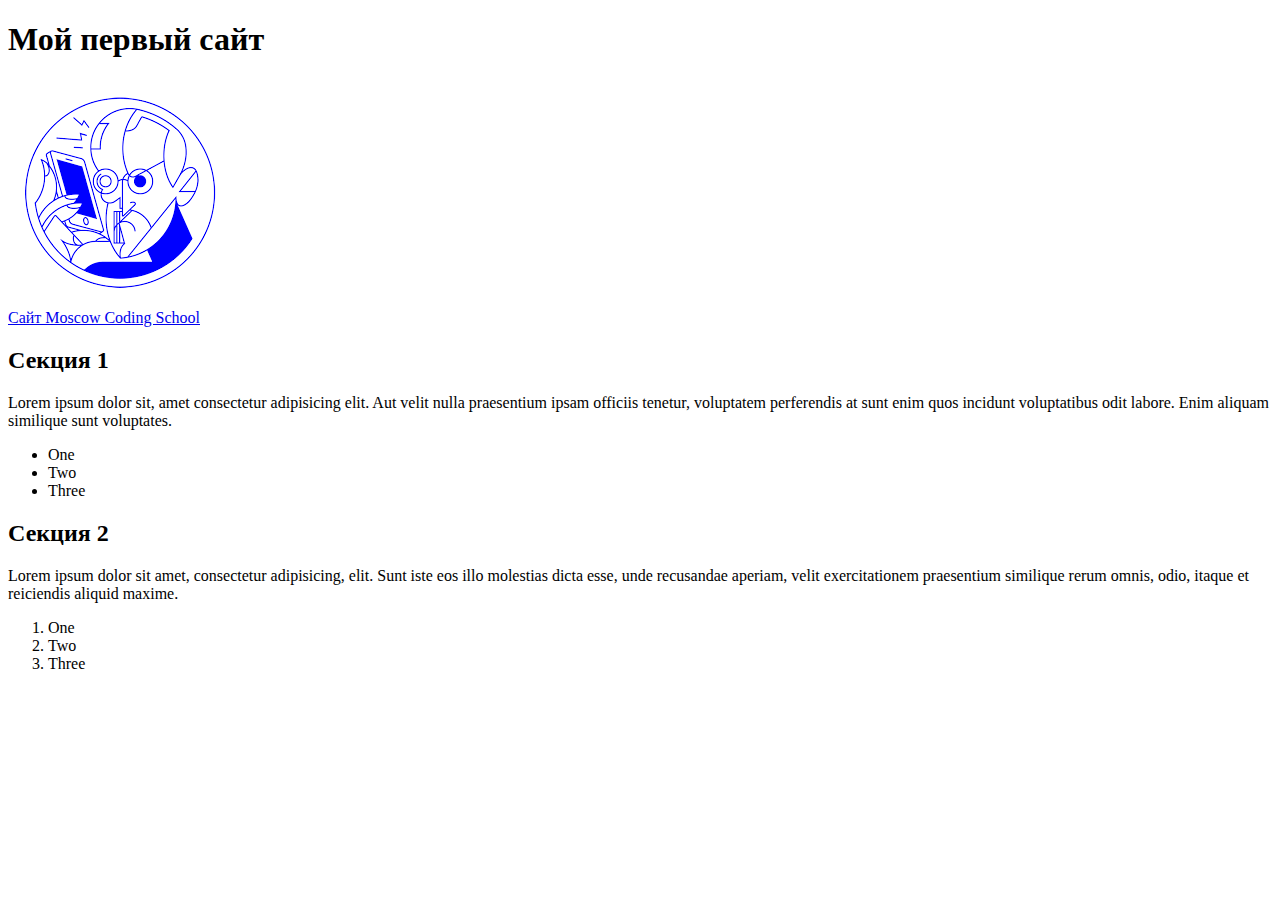
<file: 01_functional_tags/index.html>
<!DOCTYPE html>
<html lang="ru">
<head>
	<title>Functional tags</title>
	<meta charset="UTF-8">
	<meta description="boilerplate code">
	<meta keywords="boilerplate, test">
</head>
<body>
	<div>
		<header>
			<h1>Мой первый сайт</h1>
			<div>
				<img src="img/logo.jpg" alt="logo">
			</div>
			<nav>
				<a href="http://moscoding.ru" target="_blank">Сайт Moscow Coding School</a>
			</nav>
		</header>
		<main>
			<section></section>
				<h2>Секция 1</h2>
				<p>Lorem ipsum dolor sit, amet consectetur adipisicing elit. Aut velit nulla praesentium ipsam officiis tenetur, voluptatem perferendis at sunt enim quos incidunt voluptatibus odit labore. Enim aliquam similique sunt voluptates.</p>
				<ul>
					<li>One</li>
					<li>Two</li>
					<li>Three</li>
				</ul>
			<section></section>
				<h2>Секция 2</h2>
				<p>Lorem ipsum dolor sit amet, consectetur adipisicing, elit. Sunt iste eos illo molestias dicta esse, unde recusandae aperiam, velit exercitationem praesentium similique rerum omnis, odio, itaque et reiciendis aliquid maxime.</p>
				<ol>
					<li>One</li>
					<li>Two</li>
					<li>Three</li>
				</ol>
		</main>
		<footer>
			<div></div>
		</footer>
	</div>
</body>
</html>
</file>
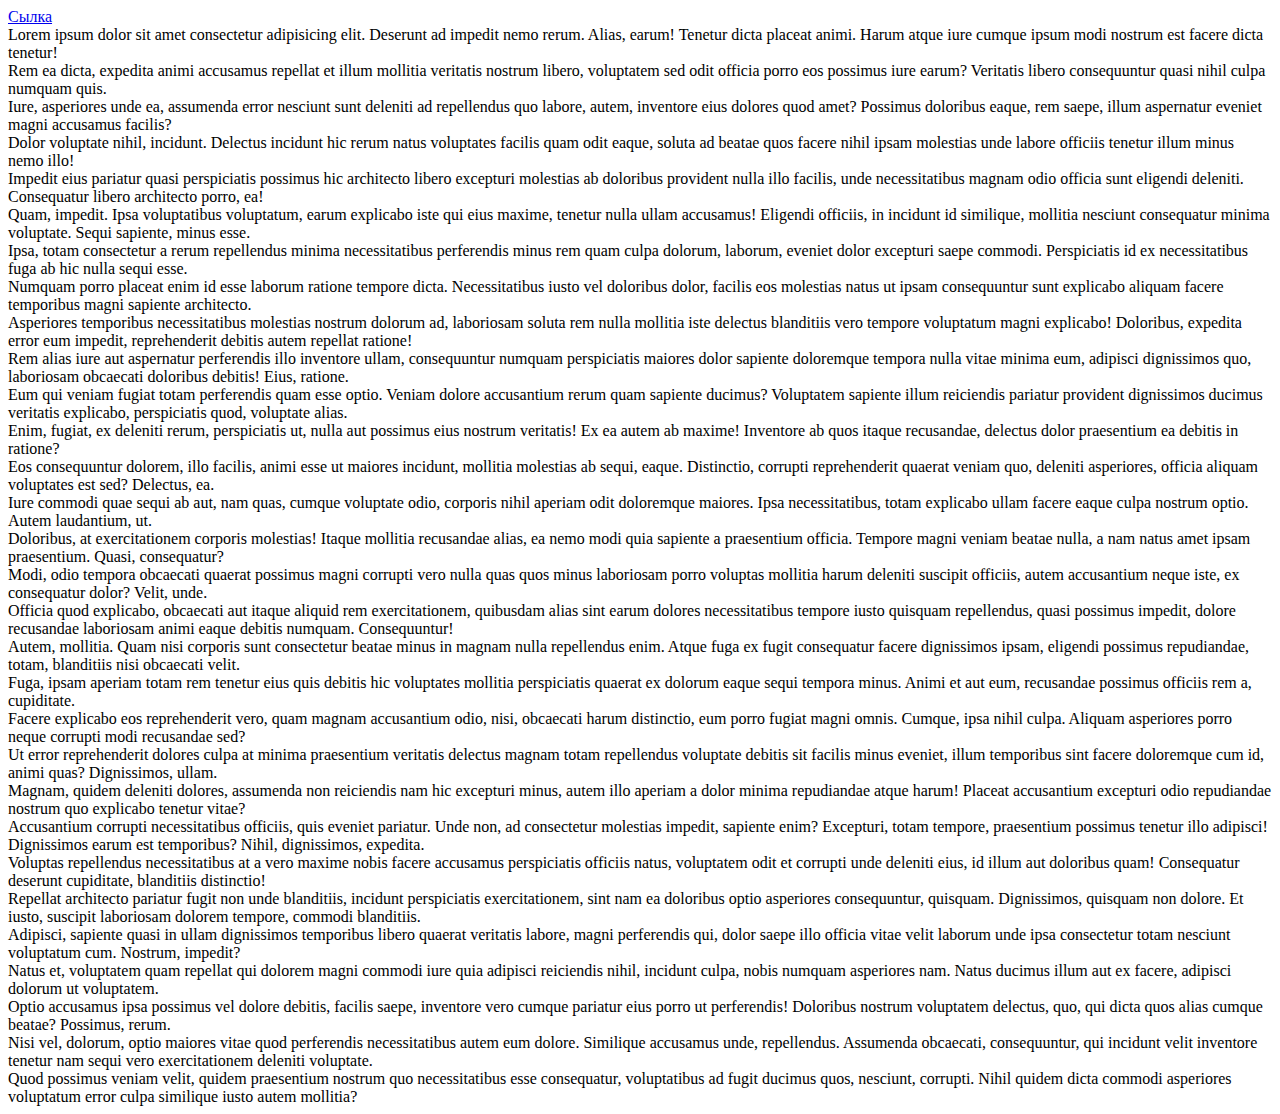
<file: 02_classes_ids/index.html>
<!DOCTYPE html>
<html lang="ru">
<head>
	<title>Boilerplate</title>
	<meta charset="UTF-8">
	<meta description="boilerplate code">
	<meta keywords="boilerplate, test">
</head>
<body>
	<div>
		<a href="#linked">Сылка</a>
		<div class="red">Lorem ipsum dolor sit amet consectetur adipisicing elit. Deserunt ad impedit nemo rerum. Alias, earum! Tenetur dicta placeat animi. Harum atque iure cumque ipsum modi nostrum est facere dicta tenetur!</div>
		<div>Rem ea dicta, expedita animi accusamus repellat et illum mollitia veritatis nostrum libero, voluptatem sed odit officia porro eos possimus iure earum? Veritatis libero consequuntur quasi nihil culpa numquam quis.</div>
		<div>Iure, asperiores unde ea, assumenda error nesciunt sunt deleniti ad repellendus quo labore, autem, inventore eius dolores quod amet? Possimus doloribus eaque, rem saepe, illum aspernatur eveniet magni accusamus facilis?</div>
		<div class="red">Dolor voluptate nihil, incidunt. Delectus incidunt hic rerum natus voluptates facilis quam odit eaque, soluta ad beatae quos facere nihil ipsam molestias unde labore officiis tenetur illum minus nemo illo!</div>
		<div>Impedit eius pariatur quasi perspiciatis possimus hic architecto libero excepturi molestias ab doloribus provident nulla illo facilis, unde necessitatibus magnam odio officia sunt eligendi deleniti. Consequatur libero architecto porro, ea!</div>
		<div>Quam, impedit. Ipsa voluptatibus voluptatum, earum explicabo iste qui eius maxime, tenetur nulla ullam accusamus! Eligendi officiis, in incidunt id similique, mollitia nesciunt consequatur minima voluptate. Sequi sapiente, minus esse.</div>
		<div>Ipsa, totam consectetur a rerum repellendus minima necessitatibus perferendis minus rem quam culpa dolorum, laborum, eveniet dolor excepturi saepe commodi. Perspiciatis id ex necessitatibus fuga ab hic nulla sequi esse.</div>
		<div>Numquam porro placeat enim id esse laborum ratione tempore dicta. Necessitatibus iusto vel doloribus dolor, facilis eos molestias natus ut ipsam consequuntur sunt explicabo aliquam facere temporibus magni sapiente architecto.</div>
		<div>Asperiores temporibus necessitatibus molestias nostrum dolorum ad, laboriosam soluta rem nulla mollitia iste delectus blanditiis vero tempore voluptatum magni explicabo! Doloribus, expedita error eum impedit, reprehenderit debitis autem repellat ratione!</div>
		<div>Rem alias iure aut aspernatur perferendis illo inventore ullam, consequuntur numquam perspiciatis maiores dolor sapiente doloremque tempora nulla vitae minima eum, adipisci dignissimos quo, laboriosam obcaecati doloribus debitis! Eius, ratione.</div>
		<div id="linked">Eum qui veniam fugiat totam perferendis quam esse optio. Veniam dolore accusantium rerum quam sapiente ducimus? Voluptatem sapiente illum reiciendis pariatur provident dignissimos ducimus veritatis explicabo, perspiciatis quod, voluptate alias.</div>
		<div>Enim, fugiat, ex deleniti rerum, perspiciatis ut, nulla aut possimus eius nostrum veritatis! Ex ea autem ab maxime! Inventore ab quos itaque recusandae, delectus dolor praesentium ea debitis in ratione?</div>
		<div>Eos consequuntur dolorem, illo facilis, animi esse ut maiores incidunt, mollitia molestias ab sequi, eaque. Distinctio, corrupti reprehenderit quaerat veniam quo, deleniti asperiores, officia aliquam voluptates est sed? Delectus, ea.</div>
		<div>Iure commodi quae sequi ab aut, nam quas, cumque voluptate odio, corporis nihil aperiam odit doloremque maiores. Ipsa necessitatibus, totam explicabo ullam facere eaque culpa nostrum optio. Autem laudantium, ut.</div>
		<div>Doloribus, at exercitationem corporis molestias! Itaque mollitia recusandae alias, ea nemo modi quia sapiente a praesentium officia. Tempore magni veniam beatae nulla, a nam natus amet ipsam praesentium. Quasi, consequatur?</div>
		<div>Modi, odio tempora obcaecati quaerat possimus magni corrupti vero nulla quas quos minus laboriosam porro voluptas mollitia harum deleniti suscipit officiis, autem accusantium neque iste, ex consequatur dolor? Velit, unde.</div>
		<div>Officia quod explicabo, obcaecati aut itaque aliquid rem exercitationem, quibusdam alias sint earum dolores necessitatibus tempore iusto quisquam repellendus, quasi possimus impedit, dolore recusandae laboriosam animi eaque debitis numquam. Consequuntur!</div>
		<div>Autem, mollitia. Quam nisi corporis sunt consectetur beatae minus in magnam nulla repellendus enim. Atque fuga ex fugit consequatur facere dignissimos ipsam, eligendi possimus repudiandae, totam, blanditiis nisi obcaecati velit.</div>
		<div>Fuga, ipsam aperiam totam rem tenetur eius quis debitis hic voluptates mollitia perspiciatis quaerat ex dolorum eaque sequi tempora minus. Animi et aut eum, recusandae possimus officiis rem a, cupiditate.</div>
		<div>Facere explicabo eos reprehenderit vero, quam magnam accusantium odio, nisi, obcaecati harum distinctio, eum porro fugiat magni omnis. Cumque, ipsa nihil culpa. Aliquam asperiores porro neque corrupti modi recusandae sed?</div>
		<div>Ut error reprehenderit dolores culpa at minima praesentium veritatis delectus magnam totam repellendus voluptate debitis sit facilis minus eveniet, illum temporibus sint facere doloremque cum id, animi quas? Dignissimos, ullam.</div>
		<div>Magnam, quidem deleniti dolores, assumenda non reiciendis nam hic excepturi minus, autem illo aperiam a dolor minima repudiandae atque harum! Placeat accusantium excepturi odio repudiandae nostrum quo explicabo tenetur vitae?</div>
		<div>Accusantium corrupti necessitatibus officiis, quis eveniet pariatur. Unde non, ad consectetur molestias impedit, sapiente enim? Excepturi, totam tempore, praesentium possimus tenetur illo adipisci! Dignissimos earum est temporibus? Nihil, dignissimos, expedita.</div>
		<div>Voluptas repellendus necessitatibus at a vero maxime nobis facere accusamus perspiciatis officiis natus, voluptatem odit et corrupti unde deleniti eius, id illum aut doloribus quam! Consequatur deserunt cupiditate, blanditiis distinctio!</div>
		<div>Repellat architecto pariatur fugit non unde blanditiis, incidunt perspiciatis exercitationem, sint nam ea doloribus optio asperiores consequuntur, quisquam. Dignissimos, quisquam non dolore. Et iusto, suscipit laboriosam dolorem tempore, commodi blanditiis.</div>
		<div>Adipisci, sapiente quasi in ullam dignissimos temporibus libero quaerat veritatis labore, magni perferendis qui, dolor saepe illo officia vitae velit laborum unde ipsa consectetur totam nesciunt voluptatum cum. Nostrum, impedit?</div>
		<div>Natus et, voluptatem quam repellat qui dolorem magni commodi iure quia adipisci reiciendis nihil, incidunt culpa, nobis numquam asperiores nam. Natus ducimus illum aut ex facere, adipisci dolorum ut voluptatem.</div>
		<div>Optio accusamus ipsa possimus vel dolore debitis, facilis saepe, inventore vero cumque pariatur eius porro ut perferendis! Doloribus nostrum voluptatem delectus, quo, qui dicta quos alias cumque beatae? Possimus, rerum.</div>
		<div>Nisi vel, dolorum, optio maiores vitae quod perferendis necessitatibus autem eum dolore. Similique accusamus unde, repellendus. Assumenda obcaecati, consequuntur, qui incidunt velit inventore tenetur nam sequi vero exercitationem deleniti voluptate.</div>
		<div>Quod possimus veniam velit, quidem praesentium nostrum quo necessitatibus esse consequatur, voluptatibus ad fugit ducimus quos, nesciunt, corrupti. Nihil quidem dicta commodi asperiores voluptatum error culpa similique iusto autem mollitia?</div>
	</div>
</body>
</html>
</file>
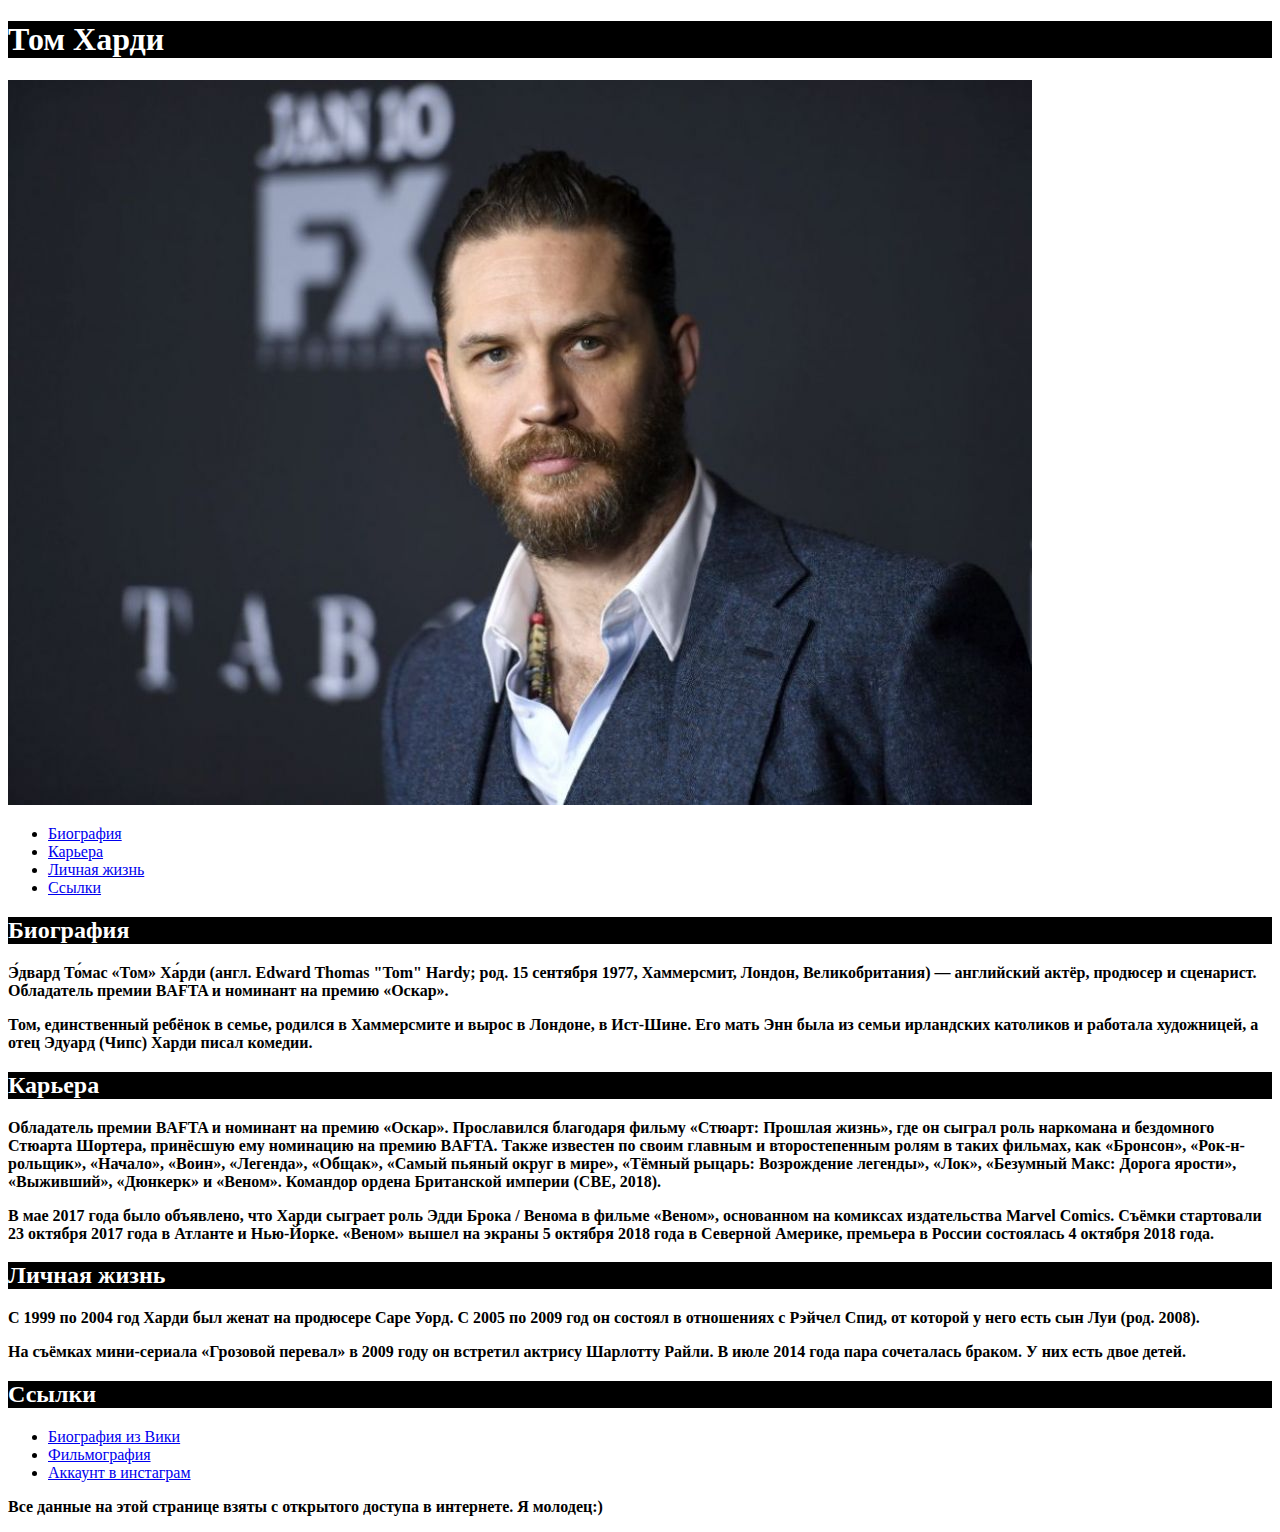
<file: artist/index.html>
<!DOCTYPE html>
<html lang="ru">
<head>
	<link rel="stylesheet" href="css/style.css">
	<title>Любимый артист</title>
	<meta charset="UTF-8">
	<meta description="Profile">
	<meta keywords="Profile">
</head>
<body>
	<div class="page">
		<header class="header">
			<div class="header-container">
				<h1>Том Харди</h1>
			</div>
		</header>
		<main class="content">
			<div class="content-container">
				<section class="image">
					<div class="image-container">
						<img src="img/artist.jpg" alt="">
					</div>
				</section>
				<nav class="menu">
					<ul class="menu-container">
						<li><a href="#bio">Биография</a></li>
						<li><a href="#career">Карьера</a></li>
						<li><a href="#life">Личная жизнь</a></li>
						<li><a href="#links">Ссылки</a></li>
					</ul>
				</nav>
				<section class="bio">
					<h2 class="sectionText" id="bio">Биография</h2>
					<p class="mainText"> <strong> Э́двард То́мас «Том» Ха́рди (англ. Edward Thomas "Tom" Hardy; род. 15 сентября 1977, Хаммерсмит, Лондон, Великобритания) — английский актёр, продюсер и сценарист. Обладатель премии BAFTA и номинант на премию «Оскар».</strong></p>
					<p><strong>Том, единственный ребёнок в семье, родился в Хаммерсмите и вырос в Лондоне, в Ист-Шине. Его мать Энн была из семьи ирландских католиков и работала художницей, а отец Эдуард (Чипс) Харди писал комедии.</strong></p>
				</section>
				<section class="career">
					<h2 class="sectionText" id="career">Карьера</h2>
					<p class="mainText"><strong>Обладатель премии BAFTA и номинант на премию «Оскар». Прославился благодаря фильму «Стюарт: Прошлая жизнь», где он сыграл роль наркомана и бездомного Стюарта Шортера, принёсшую ему номинацию на премию BAFTA. Также известен по своим главным и второстепенным ролям в таких фильмах, как «Бронсон», «Рок-н-рольщик», «Начало», «Воин», «Легенда», «Общак», «Самый пьяный округ в мире», «Тёмный рыцарь: Возрождение легенды», «Лок», «Безумный Макс: Дорога ярости», «Выживший», «Дюнкерк» и «Веном». Командор ордена Британской империи (CBE, 2018).</strong></p>
					<p><strong>В мае 2017 года было объявлено, что Харди сыграет роль Эдди Брока / Венома в фильме «Веном», основанном на комиксах издательства Marvel Comics. Съёмки стартовали 23 октября 2017 года в Атланте и Нью-Йорке. «Веном» вышел на экраны 5 октября 2018 года в Северной Америке, премьера в России состоялась 4 октября 2018 года.</strong></p>
				</section>
				<section class="life">
					<h2 class="sectionText" id="life">Личная жизнь</h2>
					<p class="mainText"><strong>С 1999 по 2004 год Харди был женат на продюсере Саре Уорд. С 2005 по 2009 год он состоял в отношениях с Рэйчел Спид, от которой у него есть сын Луи (род. 2008).</strong></p>
					<p><strong>На съёмках мини-сериала «Грозовой перевал» в 2009 году он встретил актрису Шарлотту Райли. В июле 2014 года пара сочеталась браком. У них есть двое детей.</strong></p>
				</section>
				<section class="links">
					<h2 class="sectionText" id="links">Ссылки</h2>
					<ul>
						<li><a href="https://ru.wikipedia.org/wiki/%D0%A5%D0%B0%D1%80%D0%B4%D0%B8,_%D0%A2%D0%BE%D0%BC" target="_blank">Биография из Вики</a></li>
						<li><a href="https://www.kinopoisk.ru/name/39984/" target="_blank">Фильмография</a></li>
						<li><a href="https://www.instagram.com/tomhardy/" target="_blank">Аккаунт в инстаграм</a></li>
					</ul>
				</section>
			</div>
		</main>
		<footer class="footer">
			<div class="footer-container">
				<p class="copyright"><strong>Все данные на этой странице взяты с открытого доступа в интернете. Я молодец:)</strong></p>
			</div>
		</footer>
	</div>
</body>
</html>
</file>
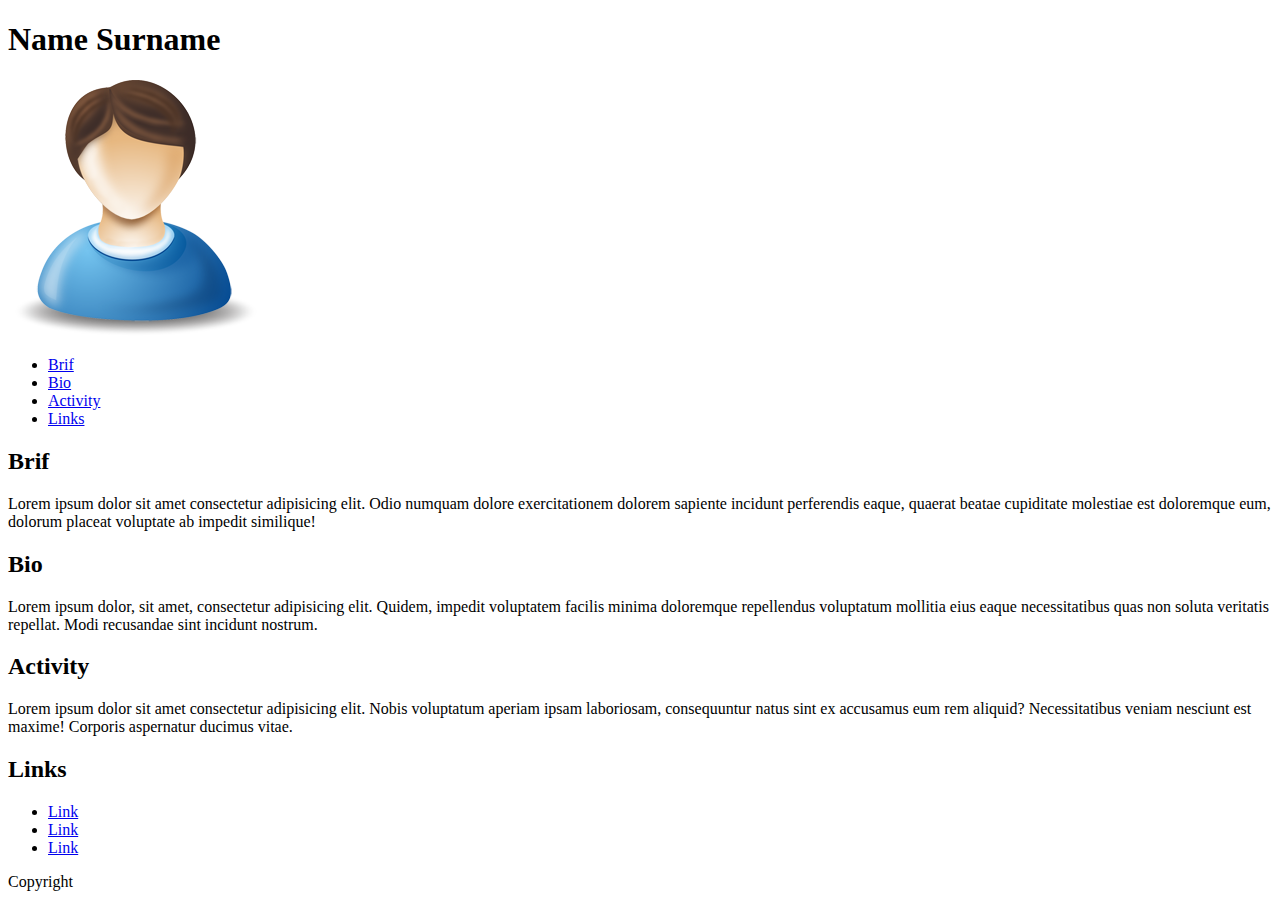
<file: boilerplate — копия/index.html>
<!DOCTYPE html>
<html lang="en">
<head>
	<title>Profile</title>
	<meta charset="UTF-8">
	<meta description="Profile">
	<meta keywords="Profile">
</head>
<body>
	<div class="page">
		<header class="header">
			<div class="header-container">
				<h1>Name Surname</h1>
			</div>
		</header>
		<main class="content">
			<div class="content-container">
				<section class="image">
					<div class="image-container">
						<img src="img/user.png" alt="">
					</div>
				</section>
				<nav class="menu">
					<ul class="menu-container">
						<li><a href="#brif">Brif</a></li>
						<li><a href="#bio">Bio</a></li>
						<li><a href="#activity">Activity</a></li>
						<li><a href="#links">Links</a></li>
					</ul>
				</nav>
				<section class="brif">
					<h2 class="sectionText" id="brif">Brif</h2>
					<p class="mainText">Lorem ipsum dolor sit amet consectetur adipisicing elit. Odio numquam dolore exercitationem dolorem sapiente incidunt perferendis eaque, quaerat beatae cupiditate molestiae est doloremque eum, dolorum placeat voluptate ab impedit similique!</p>
				</section>
				<section class="bio">
					<h2 class="sectionText" id="bio">Bio</h2>
					<p class="mainText">Lorem ipsum dolor, sit amet, consectetur adipisicing elit. Quidem, impedit voluptatem facilis minima doloremque repellendus voluptatum mollitia eius eaque necessitatibus quas non soluta veritatis repellat. Modi recusandae sint incidunt nostrum.</p>
				</section>
				<section class="activity">
					<h2 class="sectionText" id="activity">Activity</h2>
					<p class="mainText">Lorem ipsum dolor sit amet consectetur adipisicing elit. Nobis voluptatum aperiam ipsam laboriosam, consequuntur natus sint ex accusamus eum rem aliquid? Necessitatibus veniam nesciunt est maxime! Corporis aspernatur ducimus vitae.</p>
				</section>
				<section class="links">
					<h2 class="sectionText" id="links">Links</h2>
					<ul>
						<li><a href="#">Link</a></li>
						<li><a href="#">Link</a></li>
						<li><a href="#">Link</a></li>
					</ul>
				</section>
			</div>
		</main>
		<footer class="footer">
			<div class="footer-container">
				<p class="copyright">Copyright</p>
			</div>
		</footer>
	</div>
</body>
</html>
</file>
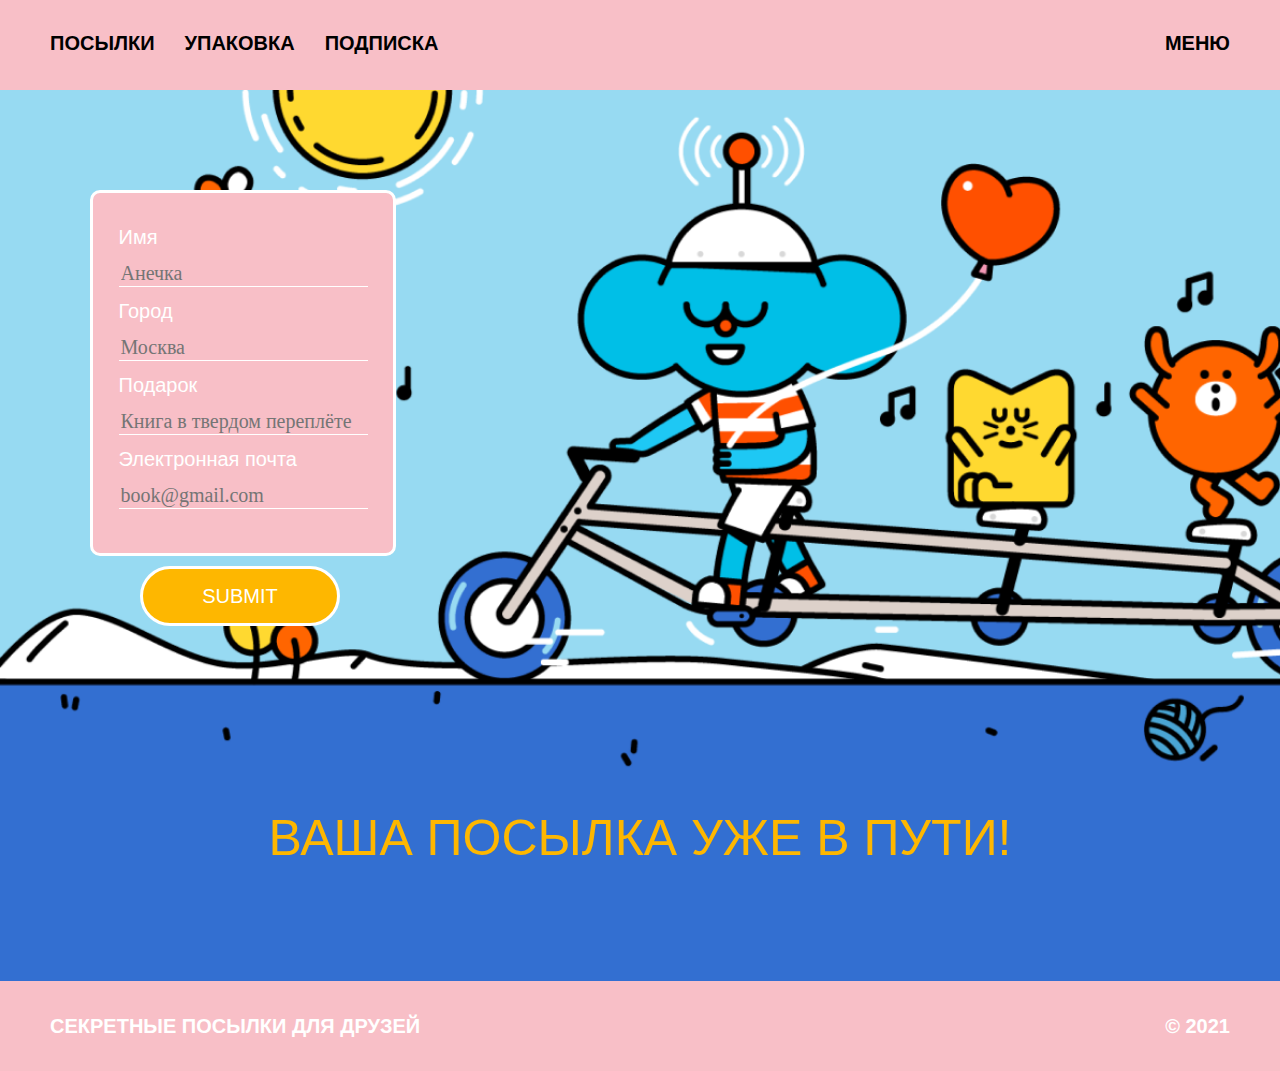
<file: practice_10/index.html>
<!DOCTYPE html>
<html lang="ru">
<head>
	<title>Boilerplate</title>
	<meta charset="utf-8">
	<meta description="boilerplate code">
	<meta keywords="boilerplate, test">
	<link rel="stylesheet" href="css/style.css">
</head>
<body>
	<header>
		<div class="headerLinks">
			<a href="#parcels">Посылки</a>
			<a href="#package">Упаковка</a>
			<a href="#subscription">Подписка</a>
			<a href="#menu">Меню</a>
		</div>
	</header>
	<section class="center">
		<div class="image-container">
			<form method="post" action="https://formspree.io/f/mwkyorkr">
				<div class="form">
					<fieldset class="questionnaire">
						<label for="name">Имя</label>
						<input type="text" name="name" placeholder="Анечка">
						<label for="city">Город</label>
						<input type="city" name="city" placeholder="Москва">
						<label for="surprise">Подарок</label>
						<input type="surprise" name="surprise" placeholder="Книга в твердом переплёте">
						<label for="email">Электронная почта</label>
						<input type="email" name="email" placeholder="book@gmail.com">
					</fieldset>
				</div>
				<input type="submit">
			</form>
		</div>
	</section>
	<section class="text">
		<p class="mainText">Ваша посылка уже в пути!</p>
	</section>
	<footer>
		<h2>Секретные посылки для друзей</h2>
		<p class="footer">© 2021</p>
	</footer>
</body>
</html>
</file>
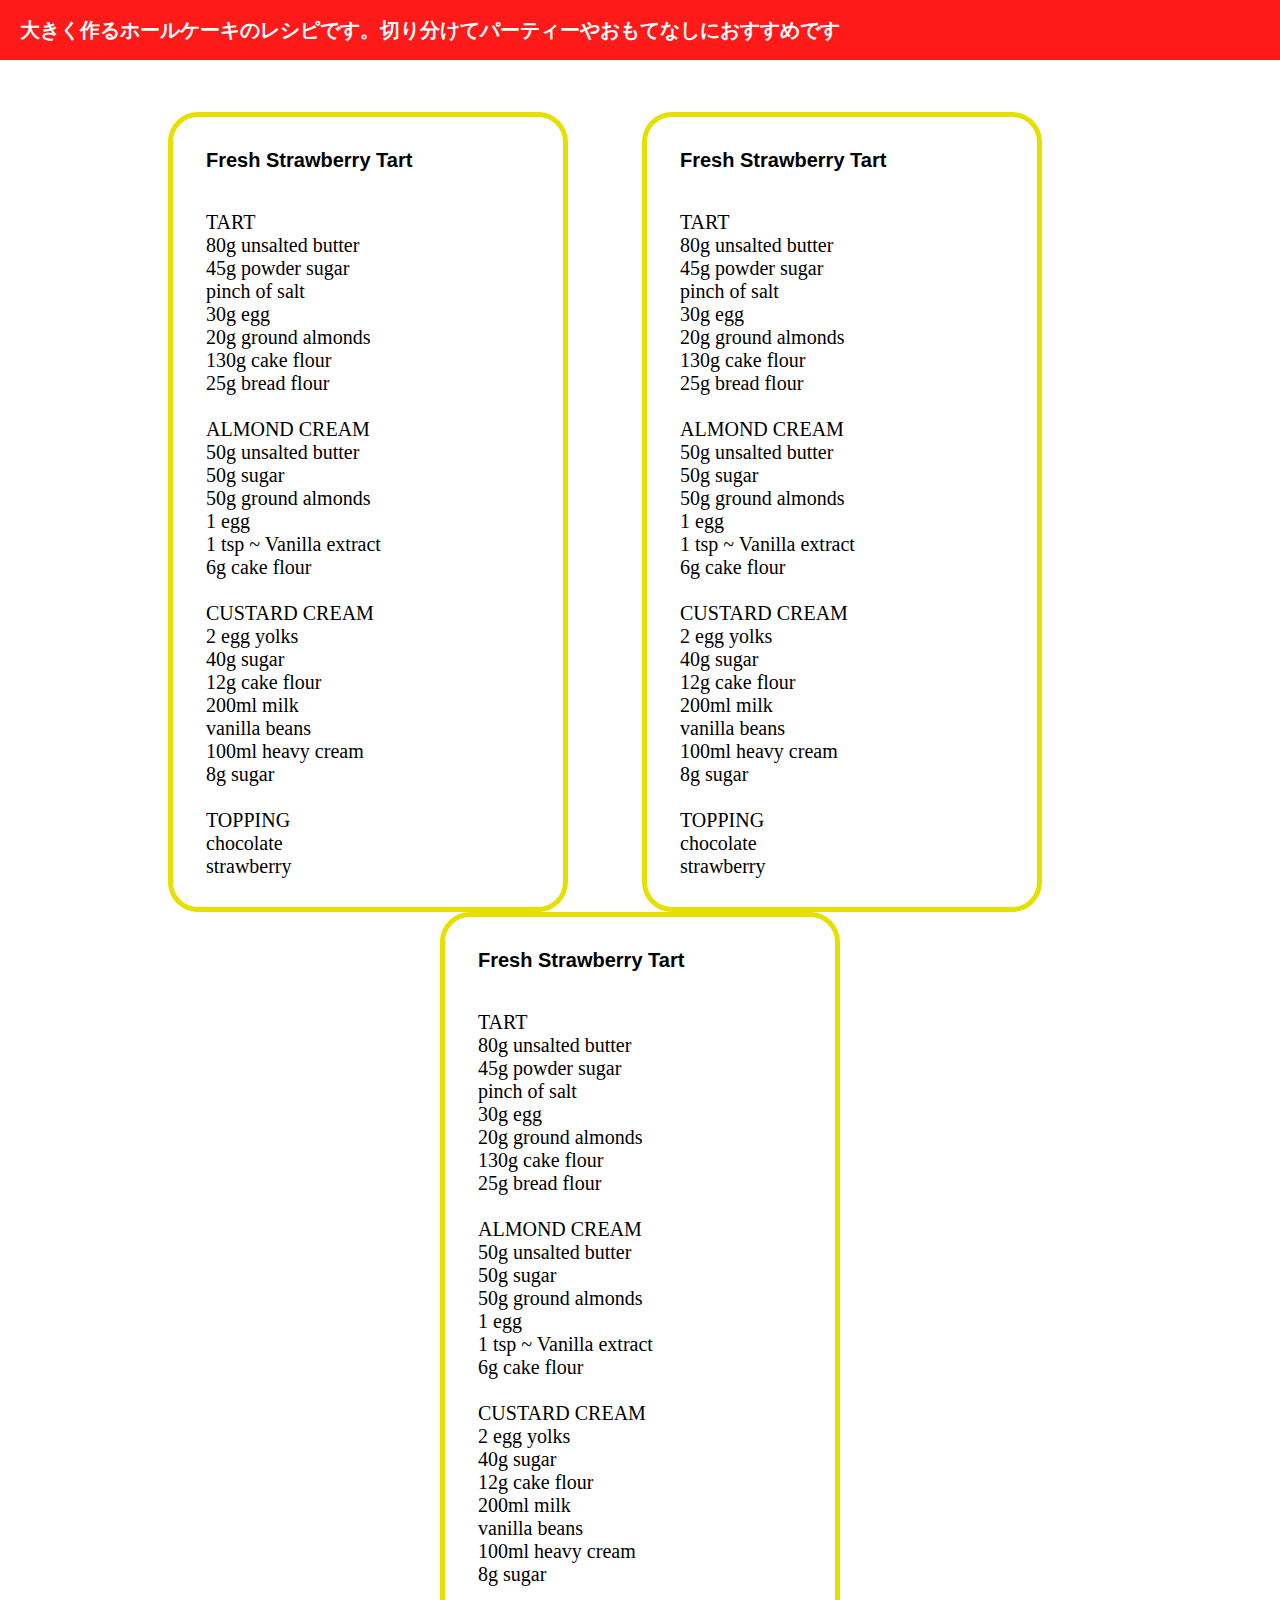
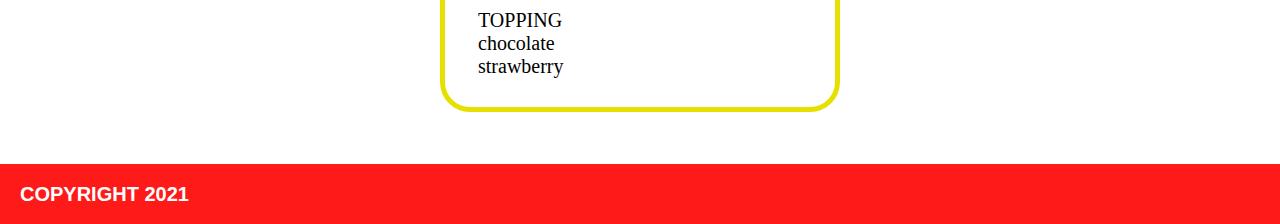
<file: practice_5/index.html>
<!DOCTYPE html>
<html lang="ru">
<head>
	<title>Boilerplate</title>
	<meta charset="utf-8">
	<meta description="boilerplate code">
	<meta keywords="boilerplate, test">
	<link rel="stylesheet" href="css/style.css">
</head>
<body>
	<div class="text">
		<p>大きく作るホールケーキのレシピです。切り分けてパーティーやおもてなしにおすすめです</p>
	</div>
	<main>
		<section class="column">
			<h2>Fresh Strawberry Tart</h2>
				<ul class="nobull">
					<li class="item">TART</li>
					<li>80g unsalted butter</li>
					<li>45g powder sugar</li>
					<li>pinch of salt</li>
					<li>30g egg</li>
					<li>20g ground almonds</li>
					<li>130g cake flour</li>
					<li>25g bread flour</li>
					<li class="item">ALMOND CREAM</li>
					<li>50g unsalted butter</li>
					<li>50g sugar</li>
					<li>50g ground almonds</li>
					<li>1 egg</li>
					<li>1 tsp ~ Vanilla extract</li>
					<li>6g cake flour</li>
					<li class="item">CUSTARD CREAM</li>
					<li>2 egg yolks</li>
					<li>40g sugar</li>
					<li>12g cake flour</li>
					<li>200ml milk</li>
					<li>vanilla beans</li>
					<li>100ml heavy cream</li>
					<li>8g sugar</li>
					<li class="item">TOPPING</li>
					<li>chocolate</li>
					<li>strawberry</li>
				</ul>
		</section>	
		<section class="column">
			<h2>Fresh Strawberry Tart</h2>
				<ul class="nobull">
					<li class="item">TART</li>
					<li>80g unsalted butter</li>
					<li>45g powder sugar</li>
					<li>pinch of salt</li>
					<li>30g egg</li>
					<li>20g ground almonds</li>
					<li>130g cake flour</li>
					<li>25g bread flour</li>
					<li class="item">ALMOND CREAM</li>
					<li>50g unsalted butter</li>
					<li>50g sugar</li>
					<li>50g ground almonds</li>
					<li>1 egg</li>
					<li>1 tsp ~ Vanilla extract</li>
					<li>6g cake flour</li>
					<li class="item">CUSTARD CREAM</li>
					<li>2 egg yolks</li>
					<li>40g sugar</li>
					<li>12g cake flour</li>
					<li>200ml milk</li>
					<li>vanilla beans</li>
					<li>100ml heavy cream</li>
					<li>8g sugar</li>
					<li class="item">TOPPING</li>
					<li>chocolate</li>
					<li>strawberry</li>
				</ul>
		</section>	
		<section class="column">
			<h2>Fresh Strawberry Tart</h2>
				<ul class="nobull">
					<li class="item">TART</li>
					<li>80g unsalted butter</li>
					<li>45g powder sugar</li>
					<li>pinch of salt</li>
					<li>30g egg</li>
					<li>20g ground almonds</li>
					<li>130g cake flour</li>
					<li>25g bread flour</li>
					<li class="item">ALMOND CREAM</li>
					<li>50g unsalted butter</li>
					<li>50g sugar</li>
					<li>50g ground almonds</li>
					<li>1 egg</li>
					<li>1 tsp ~ Vanilla extract</li>
					<li>6g cake flour</li>
					<li class="item">CUSTARD CREAM</li>
					<li>2 egg yolks</li>
					<li>40g sugar</li>
					<li>12g cake flour</li>
					<li>200ml milk</li>
					<li>vanilla beans</li>
					<li>100ml heavy cream</li>
					<li>8g sugar</li>
					<li class="item">TOPPING</li>
					<li>chocolate</li>
					<li>strawberry</li>
				</ul>
		</section>	
	</main>
	<footer>
		<div class="footer-container">
			<p class="copy">COPYRIGHT 2021
			</p>
		</div>
	</footer>
</body>
</html>
</file>
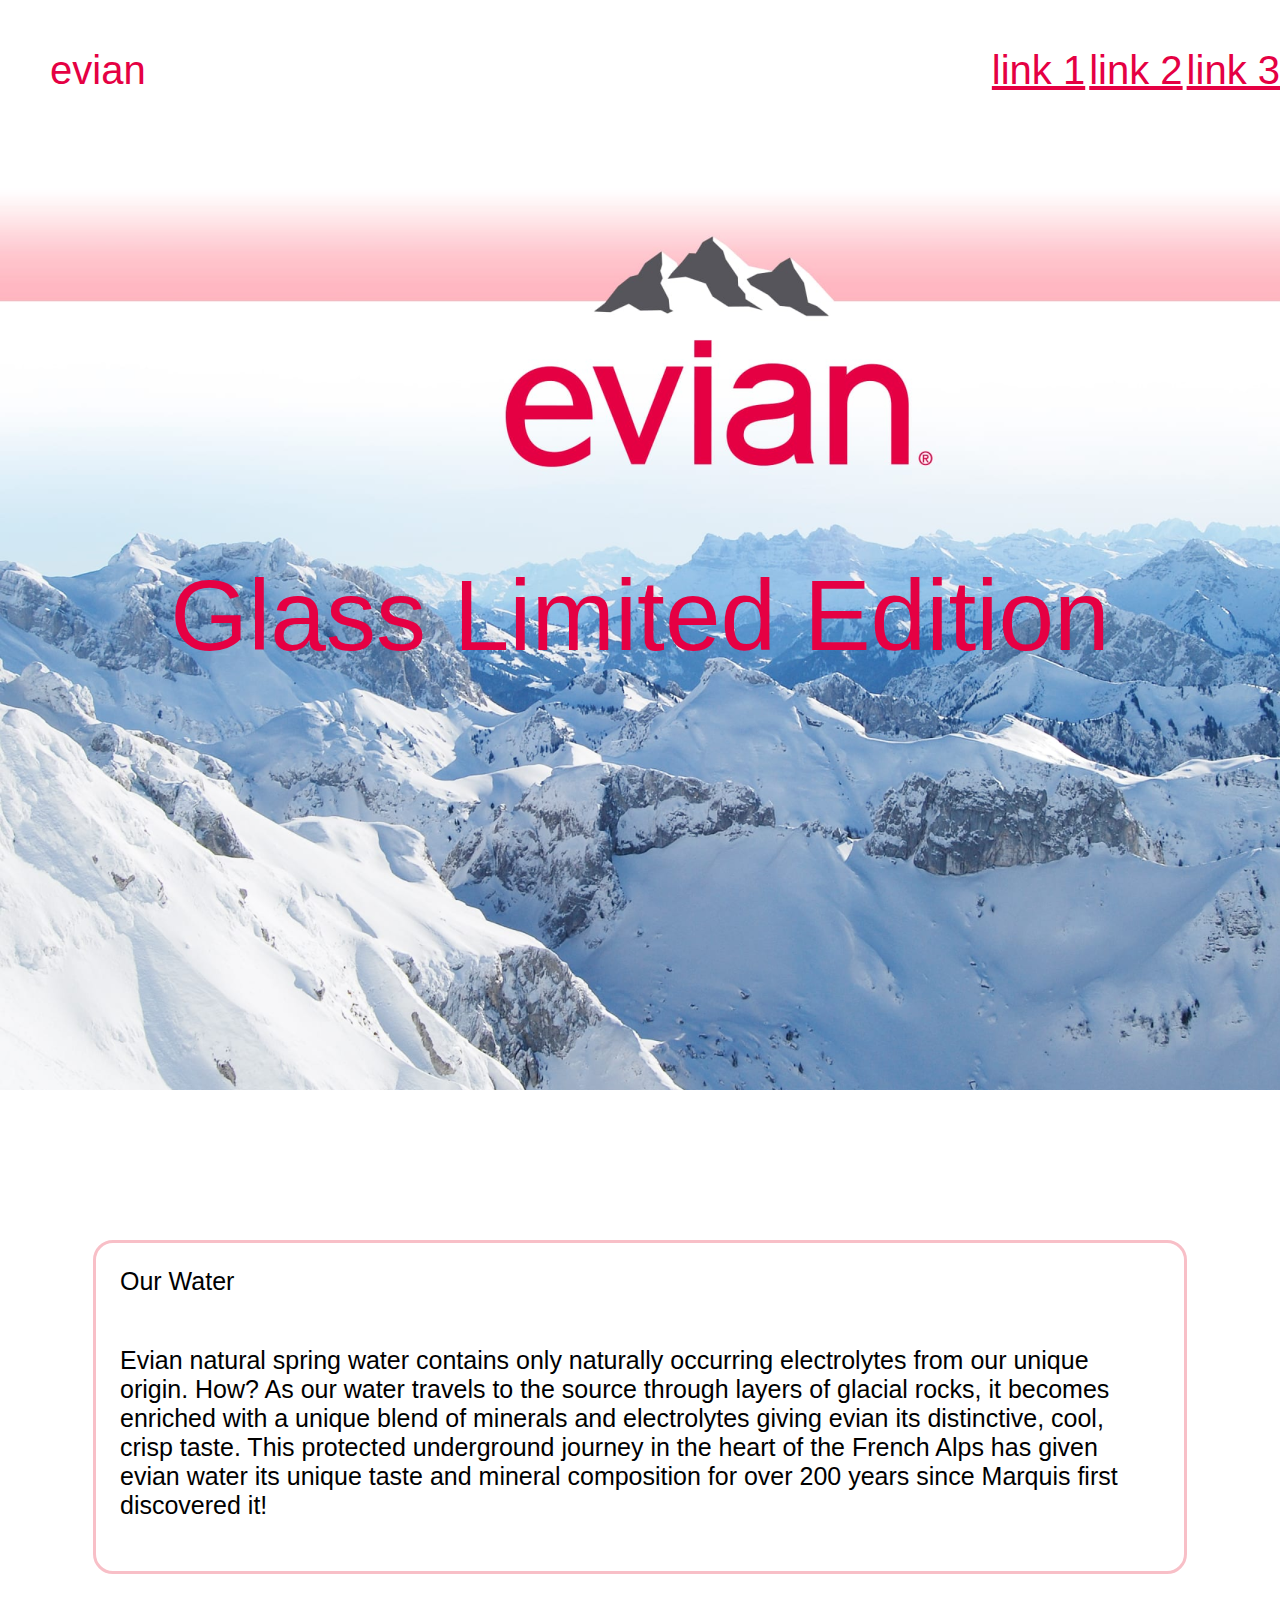
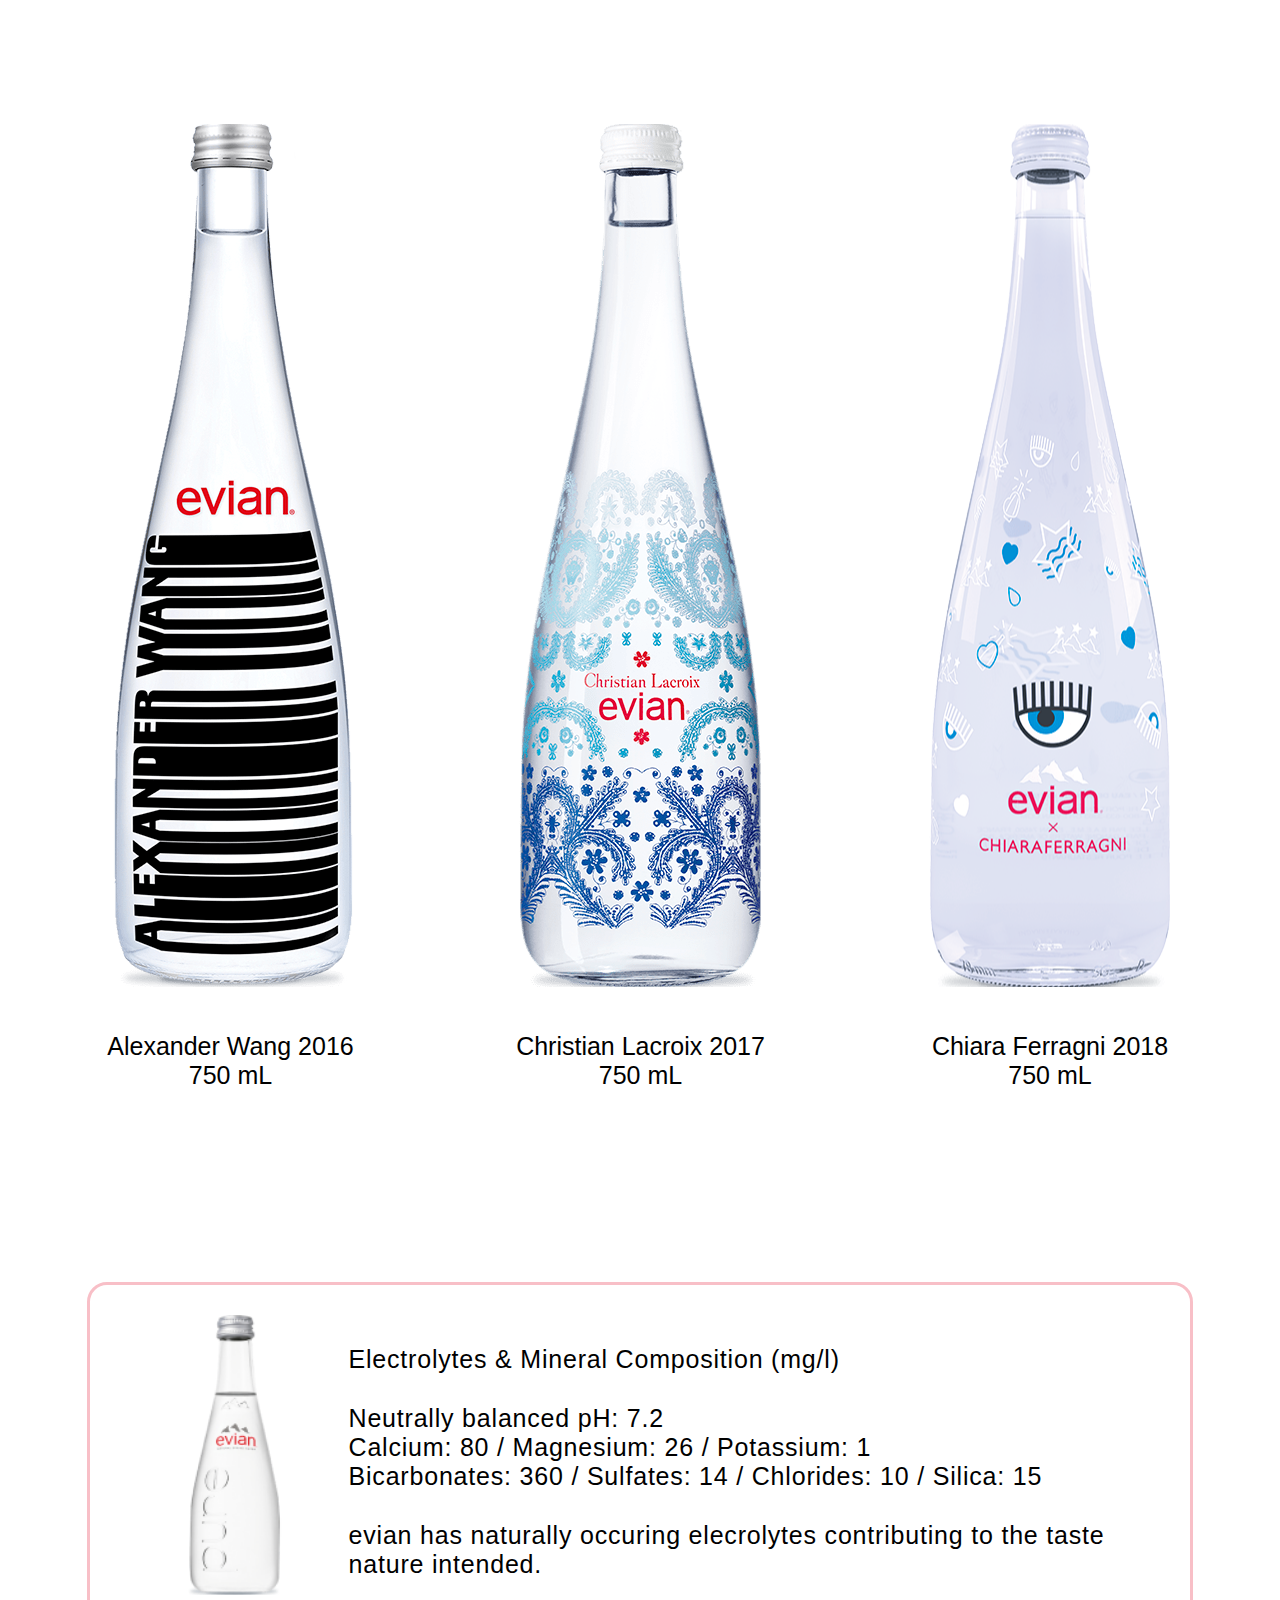
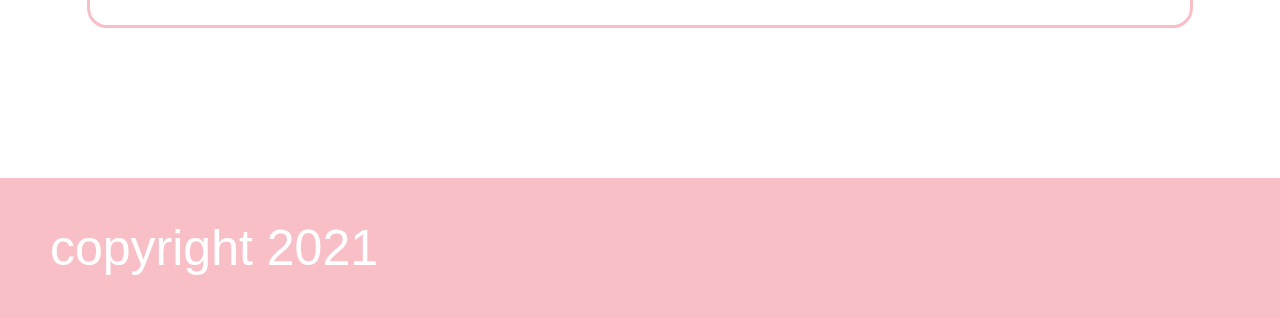
<file: practice_6/index.html>
<!DOCTYPE html>
<html lang="ru">
<head>
	<title>Practice 6</title>
	<meta charset="utf-8">
	<meta description="boilerplate code">
	<meta keywords="boilerplate, test">
	<link rel="stylesheet" href="css/style.css">
</head>
<body>
	<div class="header">
		<h2 class="head">evian</h2>
		<ul class="menu">
			<li><a href="#">link 1</a></li>
			<li><a href="#">link 2</a></li>
			<li><a href="#">link 3</a></li>
		</ul>
	</div>
		<section class="image">
			<div class="image-container">
			<h1 class="text">Glass Limited Edition</h1>
			</div>
		</section>
	<section class="description">
		<div class="paragraph">
			<h2> Our Water</h2>
			<p class="inner">Evian natural spring water contains only naturally occurring electrolytes from our unique origin. How? As our water travels to the source through layers of glacial rocks, it becomes enriched with a unique blend of minerals and electrolytes giving evian its distinctive, cool, crisp taste. This protected underground journey in the heart of the French Alps has given evian water its unique taste and mineral composition for over 200 years since Marquis first discovered it!</p>
		</div>
	</section>
	<div class="range">
		<div class="rangeContainer">
			<section class="container">
				<img src="img/wang.png">
				<p class="compound">Alexander Wang 2016<br>750 mL</p>
			</section>
			<section class="container">	
				<img src="img/blue.png">
				<p class="compound">Christian Lacroix 2017<br>750 mL</p>
			</section>
			<section class="container">
				<img src="img/chiara.png">
				<p class="compound">Chiara Ferragni 2018<br>750 mL</p>
			</section>
		</div>
	</div>
	<main class="description">
		<div class="paragraph block-flex">
			<img src="img/glass.png">
				<nav>
					<p class="mainText">Electrolytes & Mineral Composition (mg/l)</p>
					<p class="mainText">Neutrally balanced pH: 7.2<br>Calcium: 80 / Magnesium: 26 / Potassium: 1<br>Bicarbonates: 360 / Sulfates: 14 / Chlorides: 10 / Silica: 15</p>
					<p class="mainText">evian has naturally occuring elecrolytes contributing to the taste nature intended.</p>
				</nav>
		</div>
	</main>
	<footer>
		<div class="footer-container">
			<p class="copy">copyright 2021
			</p>
		</div>
	</footer>
</body>
</html>
</file>
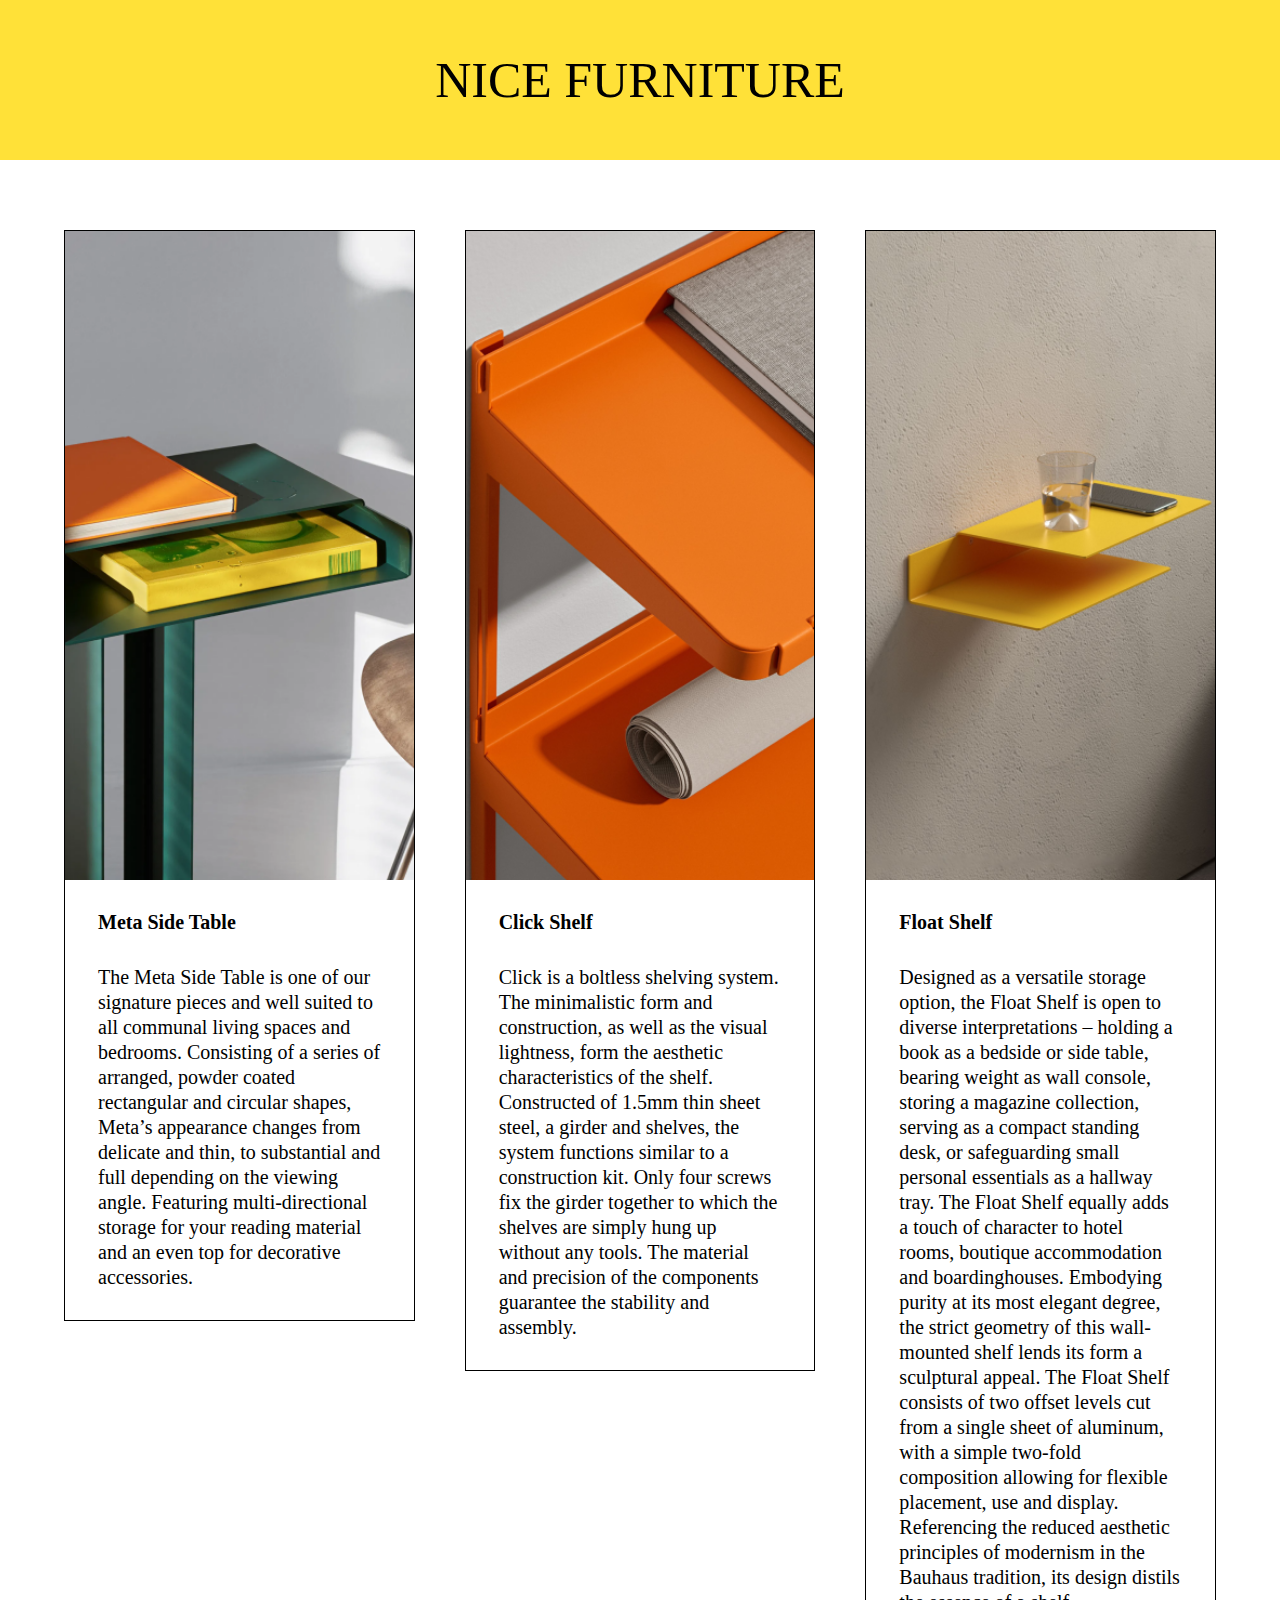
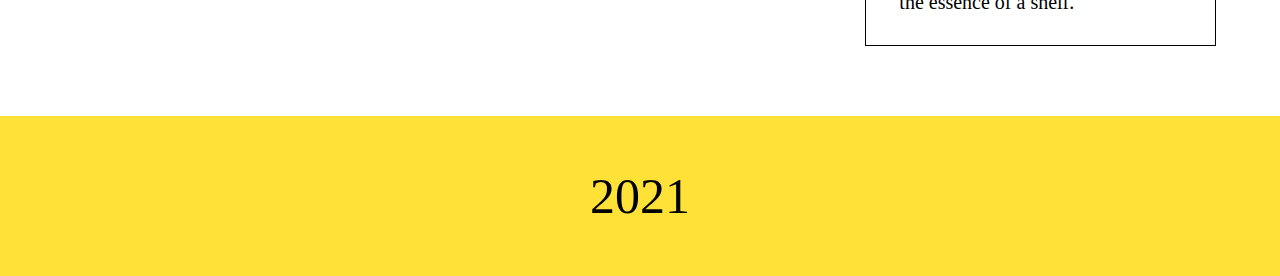
<file: practice_8/index.html>
<!DOCTYPE html>
<html lang="ru">
<head>
	<title>Responsive</title>
	<meta charset="utf-8">
	<meta description="boilerplate code">
	<meta keywords="boilerplate, test">
	<link rel="stylesheet" href="css/style.css">
</head>
<body>
	<div class="header">
		<h1>nice furniture</h1>
	</div>
	<div class="columns">
		<div class="column">
			<div class="image meta">
			</div>
			<h2>Meta Side Table</h2>
			<p class="text">The Meta Side Table is one of our signature pieces and well suited to all communal living spaces and bedrooms. Consisting of a series of arranged, powder coated rectangular and circular shapes, Meta’s appearance changes from delicate and thin, to substantial and full depending on the viewing angle. Featuring multi-directional storage for your reading material and an even top for decorative accessories.</p>
		</div>
		<div class="column">
			<div class="image click">
			</div>
			<h2>Click Shelf</h2>
			<p class="text">Click is a boltless shelving system. The minimalistic form and construction, as well as the visual lightness, form the aesthetic characteristics of the shelf. Constructed of 1.5mm thin sheet steel, a girder and shelves, the system functions similar to a construction kit. Only four screws fix the girder together to which the shelves are simply hung up without any tools. The material and precision of the components guarantee the stability and assembly.</p>
		</div>
		<div class="column">
			<div class="image float">
			</div>
			<h2>Float Shelf</h2>
			<p class="text">Designed as a versatile storage option, the Float Shelf is open to diverse interpretations – holding a book as a bedside or side table, bearing weight as wall console, storing a magazine collection, serving as a compact standing desk, or safeguarding small personal essentials as a hallway tray. The Float Shelf equally adds a touch of character to hotel rooms, boutique accommodation and boardinghouses. Embodying purity at its most elegant degree, the strict geometry of this wall-mounted shelf lends its form a sculptural appeal. The Float Shelf consists of two offset levels cut from a single sheet of aluminum, with a simple two-fold composition allowing for flexible placement, use and display. Referencing the reduced aesthetic principles of modernism in the Bauhaus tradition, its design distils the essence of a shelf.</p>
		</div>
	</div>
	<footer>
		<p class="footer">2021</p>
	</footer>
</body>
</html>
</file>
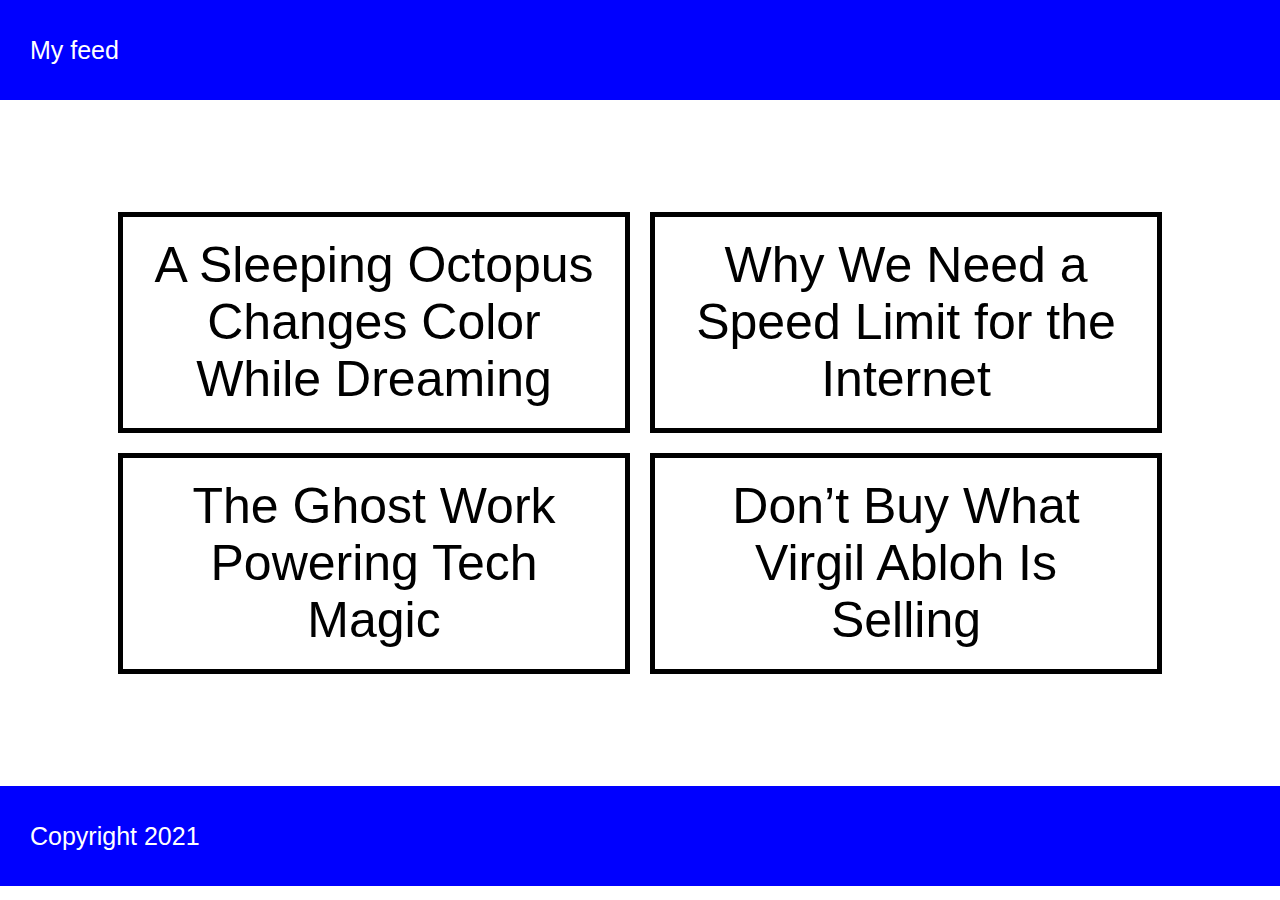
<file: practice_9/index.html>
<!DOCTYPE html>
<html lang="ru">
<head>
	<title>Boilerplate</title>
	<meta name="viewport" content="width=device-width, initial-scale=1">
	<meta charset="utf-8">
	<meta description="boilerplate code">
	<meta keywords="boilerplate, test">
	<link rel="stylesheet" href="css/style.css">
</head>
<body>
	<div class="header">
		<h1>My feed</h1>
	</div>
	<section>
		<div class="columns">
			<div class="column one"><p> A Sleeping Octopus Changes Color While Dreaming</p>
			</div>
			<div class="column two"><p>Why We Need a Speed Limit for the Internet</p>
			</div>
			<div class="column three"><p>The Ghost Work Powering Tech Magic</p>
			</div>
			<div class="column four"><p>Don’t Buy What Virgil Abloh Is Selling</p>
			</div>
		</div>
	</section>
	<footer>
		<p class="copyright">Copyright 2021</p>
	</footer>
</body>
</html>
</file>
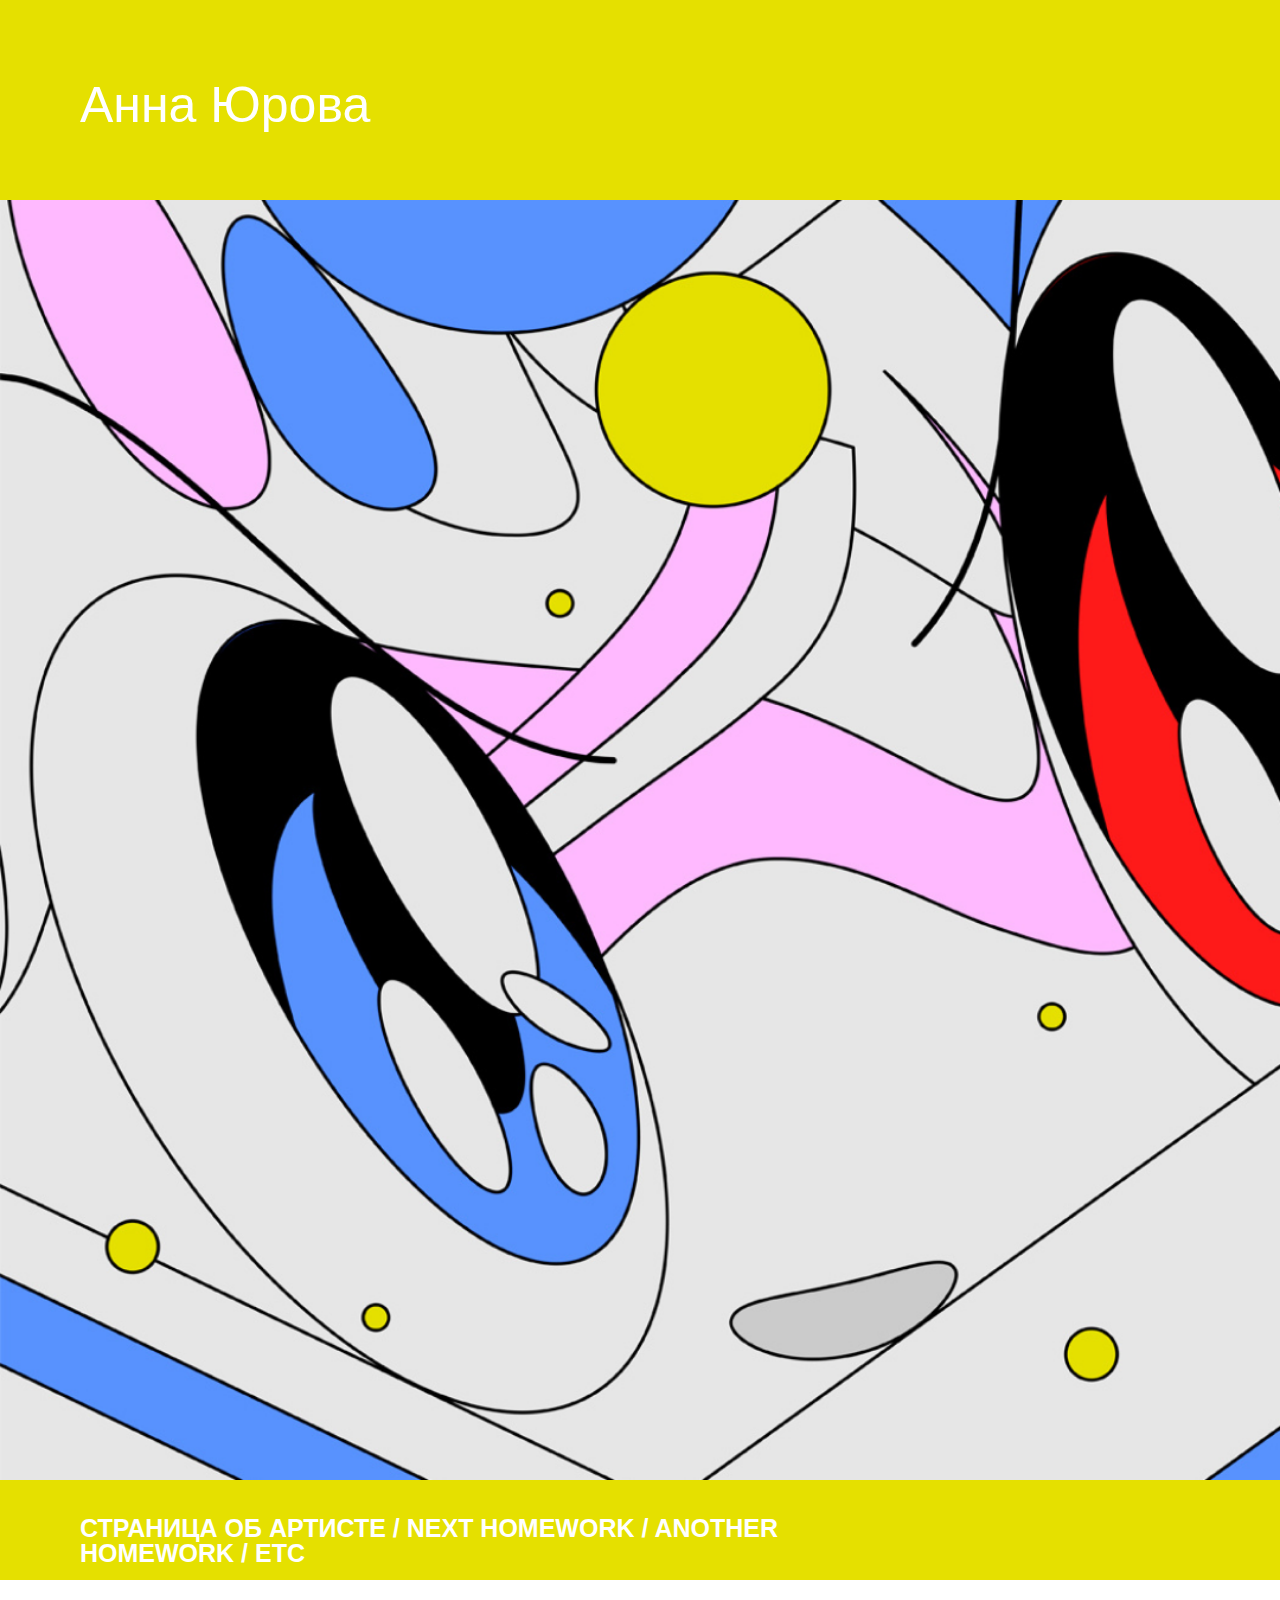
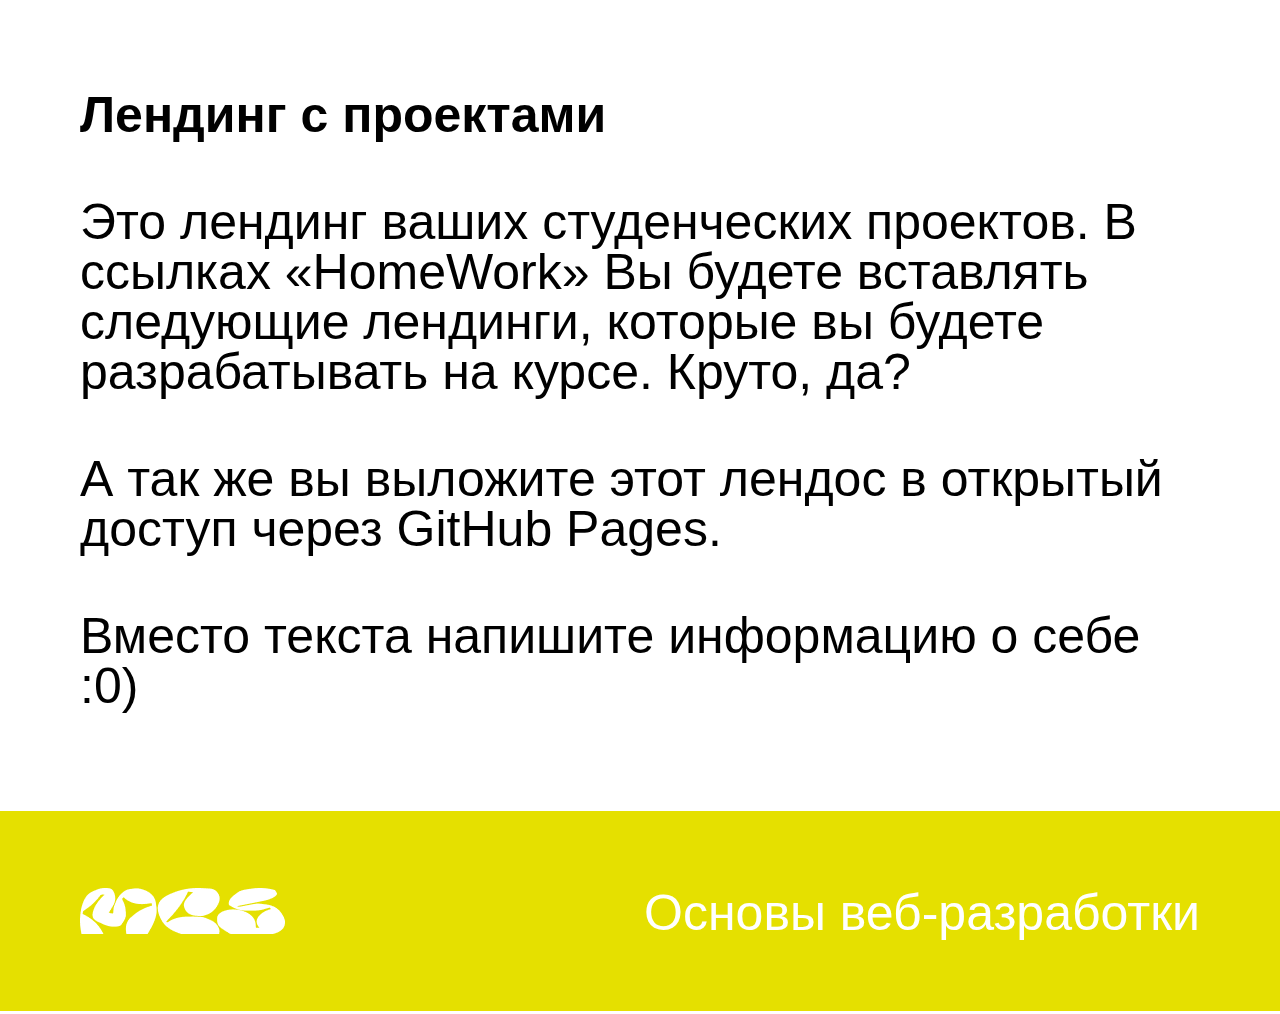
<file: project/index.html>
<!DOCTYPE html>
<html lang="ru">
<head>
	<link rel="stylesheet" href="css/style.css">
	<title>Основные стили</title>
	<meta charset="UTF-8">
	<meta description="Profile">
	<meta keywords="Profile">
</head>
<body>
	<div class="page">
		<header class="header">
			<div class="header-container">
				<h1>Анна Юрова</h1>
			</div>
		</header>
		<main class="content">
			<section class="image">
				<div class="image-container">
				</div>
			</section>
			<section class="links">
				<h2 class="sectionText">Страница об Артисте / NEXT HOMEWORK / ANOTHER HOMEWORK / ETC</h2>
			</section>
			<section class="mainText">
				<h2 class="headText">Лендинг с проектами</h2>
				<p class="textOne">Это лендинг ваших студенческих проектов. В ссылках «HomeWork» Вы будете вставлять следующие лендинги, которые вы будете разрабатывать на курсе. Круто, да?</p>
				<p class="textTwo"> А так же вы выложите этот лендос в открытый доступ через GitHub Pages.</p>
				<p class="textThree">Вместо текста напишите информацию о себе :0)</p>
			</section>
		</main>
		<footer class="footer">
			<div class="footer-container">
				<img src="img/logo.png" alt="">
				<h2 class="copyright">Основы веб-разработки</h2>
			</div>
		</footer>
	</div>
</body>
</html>
</file>
<file: artist/css/style.css>
h1 {
	color: white;
	background: black;
}

#bio {
	color: white;
	background: black;
}

h2 .sectionText {
	color: white;
	background: black;
}

section h2 {
	color: white;
	background: black;
}

#links {
	color: white;
	background: black;
}
</file>
<file: practice_10/css/style.css>
@import url(reset.css);

header {
	width: 100%;
	height: 90px;
	background-color: #F8BFC7;
}

.headerLinks {
	font-family: Helvetica;
	font-size: 20px;
	font-style: normal;
	font-weight: bold;	
	text-transform: uppercase;
	display: flex;
	align-items: center;
	padding-top: 33px;
	padding-left: 50px;
}

a {
	color: #000000;
	padding-right: 30px;
	text-decoration: none;
}

a[href="#menu"] {
	position: absolute;
	right: 20px;
	top: 33px;
}

.image-container {
	background-image: url(../img/background.png);
	background-size: cover;
	height: 690px;
	display: flex;
}

.form {
	margin-top: 100px;	
	margin-left: 90px;
	width: 300px;
	height: 360px;
	border: 3px solid white;
	border-radius: 10px;
	background-color: #F8BFC7;
	display: flex;
	justify-content: center;
}


input {
	font-family: Times New Roman;
	display: block;
	font-size: 20px;
	background-color: #F8BFC7;
	border: none;
	border-bottom: 1px solid #FFFFFF;
}

input:focus {
	outline: none;
	
}

fieldset {
	padding-top: 20px;
	font-family: Helvetica;
	font-size: 20px;
	color: #FFFFFF;
}

label {
	line-height: 3rem;
}

input[type="submit"] {
	width: 200px;
	background-color: #FEB700;
	border: 3px solid #FFFFFF;
	font-family: Helvetica;
	font-size: 20px;
	color: #FFFFFF;
	box-sizing: border-box;
	border-radius: 30px;
	height: 60px;
	cursor: pointer;
	text-transform: uppercase;
	margin-top: 10px;
	margin-left: 140px;
}

.text {
	height: 201px;
	background-color: #336FD1;
	display: flex;
	justify-content: center;
}

.mainText {
	padding-top: 30px;
	font-family: Helvetica;
	font-size: 50px;
	line-height: 57px;
	text-align: center;
	color: #FEB700;	
	text-transform: uppercase;
}

footer {
	width: 100%;
	height: 90px;
	background-color: #F8BFC7;
	display: flex;
	align-items: center;
	justify-content: space-between;
}

h2 {
	font-family: Helvetica;
	font-size: 20px;
	line-height: 23px;
	text-transform: uppercase;
	font-weight: bold;
	padding-left: 50px;
	color: #FFFFFF;
}

.footer {
	font-family: Helvetica;
	padding-right: 50px;
	font-size: 20px;
	font-weight: bold;
	line-height: 23px;
	text-transform: uppercase;
	color: #FFFFFF;
}
</file>
<file: practice_5/css/style.css>
@import url(reset.css);

div {
	height: 60px;
	background-color: #FE1A19;
}
.text {
	font-family: Helvetica;
	font-style: normal;
	font-size: 20px;
	font-weight: bold;
	color: #FFFFFF;
	box-sizing: border-box;
	padding-top: 20px;
	padding-left: 20px;
}

main {
	padding-top: 52px;
	padding-bottom: 52px;
	text-align: center;
}

section {
	width: 400px;
	height: 800px;
	border: 5px solid #E5E000;
	border-radius: 30px;
	box-sizing: border-box;
	display: inline-block;
	padding-top: 33px;
	padding-left: 33px;
}

.column {
	margin-right: 70px;
	text-align: left;
}

.column:last-child {
	margin-right: 0;
}


h2 {
	font-family: Helvetica;
	font-size: 20px;
	color: #000000;
	font-weight: bold;
}

.nobull {
	width: 334px;
	height: 670px;
	margin-top: 41px;
}

.item {
	text-transform: uppercase;
	margin-top: 23px;
}

ul {
	font-family: Times New Roman;
	font-style: normal;
	font-weight: normal;
	font-size: 20px;
	line-height: 23px;
	display: block;
	color: #000000;
}


.footer-container {
	height: 40px;
	padding-left: 20px;
	padding-top: 20px;
}

.copy {
	font-family: Helvetica;
	font-style: normal;
	font-weight: bold;
	font-size: 20px;
	display: inline;
	box-sizing: border-box;
	color: #FFFFFF;
}
</file>
<file: practice_6/css/style.css>
@import url(reset.css);

.header {
	height: 140px;
	background-color: #FFFFFF;
	position: fixed;
    z-index: 1;
    width: 100%;
}

.head {
	height: 40px;
	font-family: Arial;
	font-style: normal;
	font-weight: normal;
	font-size: 40px;
	color: #E50043;
	padding-top: 50px;
	padding-left: 50px;
}

li {
	display: inline-block;
}

.menu {
	position: absolute;
	right: 0;
	top: 50px;
}

a {
	height: 40px;
	font-family: Arial;
	font-style: normal;
	font-weight: normal;
	font-size: 40px;
	color: #E50043;
}

.image {
	position: relative;
    text-align: center;
    align-items: center;
    padding-top: 140px;
}

.image-container {
	height: 950px;
	background-image: url(../img/evian.png);
	background-size: cover;
	display: flex;
	align-items: center;
	justify-content: center;
}

.text {
	font-family: Arial;
	font-style: normal;
	font-weight: normal;
	font-size: 100px;
	color: #E50043;
}

.description {
	box-sizing: border-box;
	padding-top: 150px;
	padding-bottom: 150px;
	display: flex;
	flex-wrap: wrap;
    justify-content: center;
    align-content: center;
}

.paragraph {
	width: 1040px;
	height: 280px;
	border: 3px solid #F8BFC7;
	border-radius: 20px;
	font-family: Arial;
	font-size: 25px;
	padding: 24px;
	line-height: 29px;
}

.block-flex {
	display: flex;
	padding: 30px;
}

.inner {
	margin-top: 50px;
}

.rangeContainer {
	width: 1100px;
	display: flex;
    justify-content: space-between;
}
.container {
	flex-direction: row;
	text-align: center;
	align-items: center;
}
.range {
	margin-bottom: 42px;
	display: flex;
  	justify-content: center;
}

.range:last-child {
	margin-right: 0;
}

.compound {
	display: flex;
  	flex-direction: column-reverse;
  	margin-top: 42px;
  	font-family: Arial;
	font-size: 25px;
	line-height: 29px;
  }

.description img {
	margin-left: 50px;
	margin-right: 50px;
}

nav {
	display: inline;
}

.mainText {
	letter-spacing: 0.8px;
	color: #000000;
	margin: 30px 0;
}

.footer-container {
	height: 140px;
	padding-left: 50px;
	background-color: #F8BFC7;
	display: flex;
	align-items: center;
}

.copy {
	font-family: Arial;
	font-style: normal;
	font-weight: normal;
	font-size: 50px;
	box-sizing: border-box;
	color: #FFFFFF;
}
</file>
<file: practice_8/css/style.css>
@import url(reset.css);

.header {
	height: 160px;
	background-color: #FFE138;
	display: flex;
	justify-content: center;
    align-items: center;
}

h1 {
	font-family: Times New Roman;
	font-style: normal;
	font-weight: normal;
	font-size: 50px;
	text-transform: uppercase;
}

.meta {
	background-image: url(../img/meta.png);
}

.click {
	background-image: url(../img/click.png);
}

.float {
	background-image: url(../img/float.png);
}

.image {
	background-size: cover;
	background-position: center;
	padding-bottom: 100%;
	min-height: 300px;
}

.columns {
	width: 90vw;
	margin: auto;
	display: flex;
	justify-content: space-between;
	align-items: flex-start;
	padding: 70px 0;
}

.column {
	width: calc((100% - 100px)/3);
	border: 1px solid #000000;
	box-sizing: border-box;
}

.text {
	font-family: Times New Roman;
	font-style: normal;
	font-size: 20px;
	line-height: 25px;
	color: #000000;
	padding: 30px 33px;
}

h2 {
	font-family: Times New Roman;
	font-style: normal;
	font-weight: bold;
	font-size: 20px;
	line-height: 25px;
	color: #000000;
	padding-top: 30px;
	padding-left: 33px;
}
footer {
	height: 160px;
	background-color: #FFE138;
	display: flex;
	justify-content: center;
    align-items: center;
}

.footer {
	font-family: Times New Roman;
	font-style: normal;
	font-weight: normal;
	font-size: 50px;
	text-transform: uppercase;
}
</file>
<file: practice_9/css/style.css>
@import url(reset.css);

.header {
	height: 100px;
	background-color: #0000FF;
	display: flex;
	align-items: center;
}

h1 {
	font-size: 25px;
	font-family: Helvetica;
	color: #FFFFFF;
	padding-left: 30px;
}

section {
	padding: 102px 0;
	margin: 0 auto;
}

.columns {
	display: flex;
    flex-wrap: wrap;
    justify-content: center;
}


.column {
 	width: 40vw;
  	min-height: 200px;
  	border: 5px solid #000000;
	box-sizing: border-box;
  	margin: 10px;
  	display: flex;
  	align-items: center;
}


p {
	font-family: Helvetica;
	font-size: 50px;
	line-height: 57px;
	text-align: center;
	color: #000000;
	padding: 20px;
}


footer {
	height: 100px;
	background-color: #0000FF;
	display: flex;
	align-items: center;
}

.copyright {
	font-size: 25px;
	font-family: Helvetica;
	color: #FFFFFF;
	padding-left: 30px;
}

@media screen and (max-width: 600px) {
	.column {
		min-width: 330px;
	}
}
</file>
<file: project/css/style.css>
@import url(reset.css);

header {
	height: 200px;
	background: #E5E000;
}

.header-container {
	padding: 80px 890px 80px 80px;
}

h1 {
	width: 470px;
	height: 40px;
	font-size: 50px;
	font-family: Helvetica;
	align-items: center;
	color: #FFFFFF;
}

.sectionText {
	font-family: Helvetica;
	font-style: normal;
	font-weight: bold;
	font-size: 25px;
	text-transform: uppercase;
	padding: 36px 425px 35px 80px;
	color: #FFFFFF;
}

.image-container {
	height: 1280px;
	background-image: url(../img/artist.png);
	background-size: cover;
}


.links {
	height: 100px;
	background: #E5E000;
}


.mainText {
	padding: 110px 80px 100px 80px;
	font-family: Helvetica;
	font-style: normal;
	font-size: 50px;
	color: #000000;
}

.headText {
	font-family: Helvetica;
	font-weight: bold;
	font-size: 50px;
	color: #000000;
}

.textOne {
	margin-top: 57px;
	margin-bottom: 57px;
}

.textTwo {
	margin-bottom: 57px;
}

footer {
	height: 200px;
	background: #E5E000;
}

.footer-container{
	padding: 77px 80px 77px 80px;
	position: relative;
}

.copyright {
	position: absolute;
	right: 80px;
	top: 77px;
	font-family: Helvetica;
	font-size: 50px;
	display: inline-block;
	color: #FFFFFF;
}
</file>
